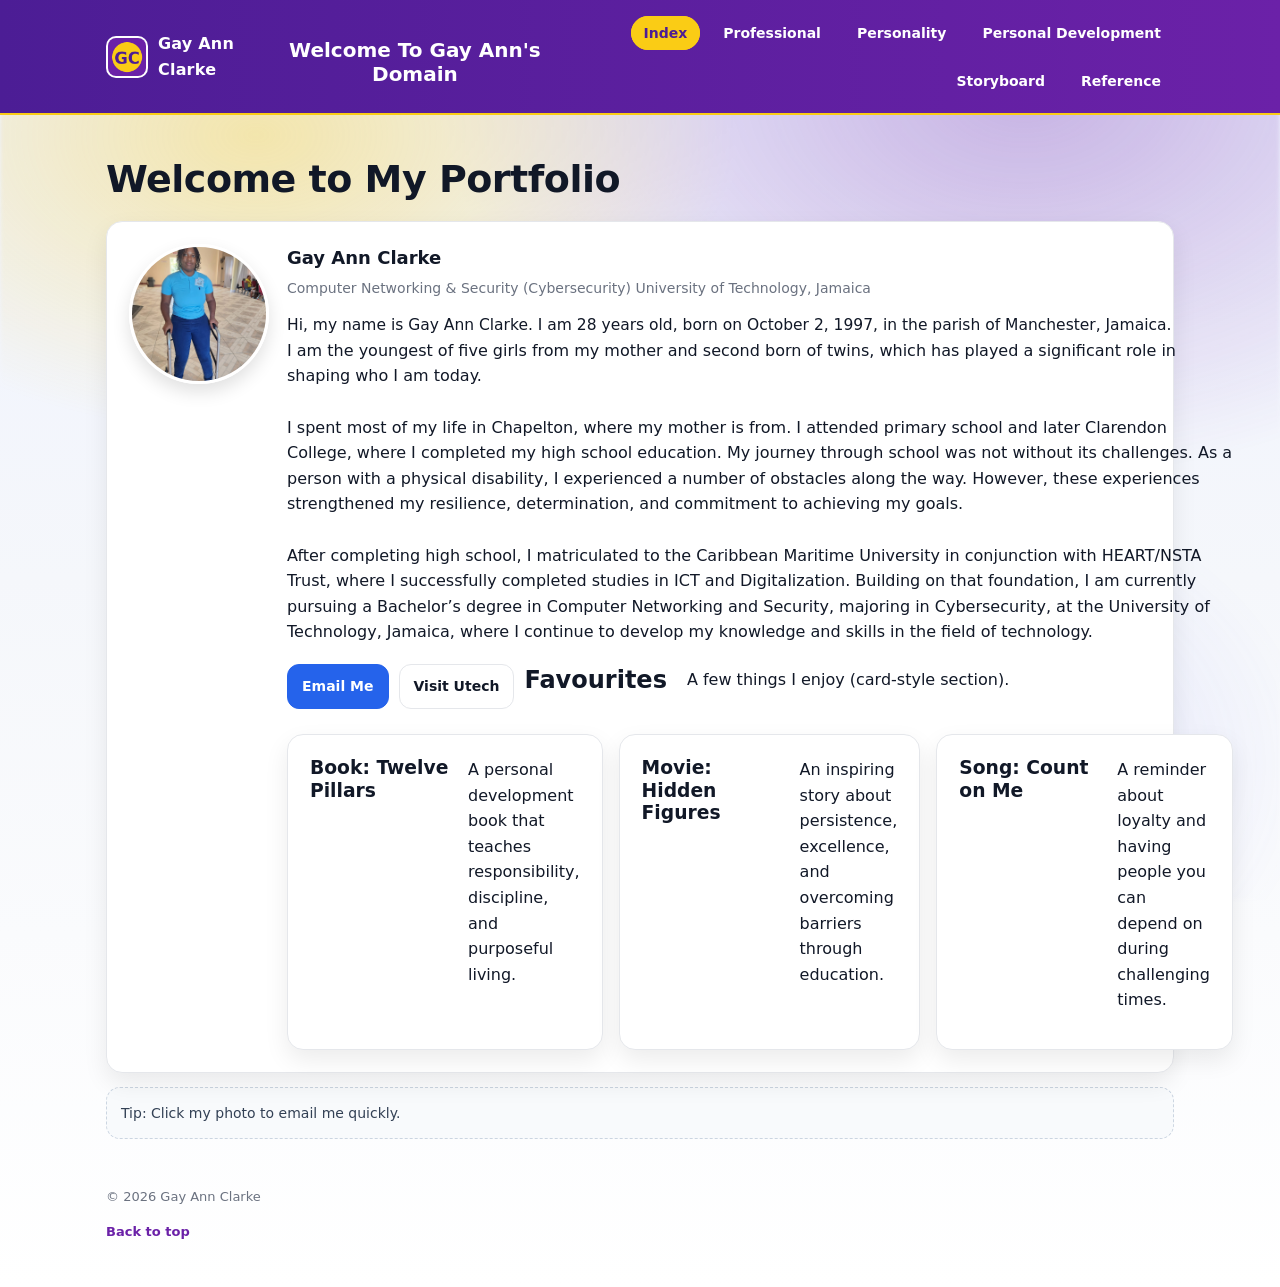
<file: index.html>
<!DOCTYPE html>
<html lang="en">
<head>
  <meta charset="UTF-8" />
  <meta name="viewport" content="width=device-width, initial-scale=1.0" />
  <title>Index | Gay Ann Clarke</title>

  <link rel="stylesheet" href="../style.css" />

  <!-- Page-specific modern styling -->
  <style>
    :root{
      --bg: #f5f7fb;
      --card: #ffffff;
      --text: #111827;
      --muted: #6b7280;
      --brand: #2563eb;
      --border: #e5e7eb;
      --shadow: 0 10px 25px rgba(0,0,0,.08);
      --radius: 16px;
    }

    *{ box-sizing: border-box; }
    body{
      margin: 0;
      font-family: system-ui, -apple-system, Segoe UI, Roboto, Arial, sans-serif;
      color: var(--text);
      background: linear-gradient(180deg, #eef2ff 0%, var(--bg) 45%, #ffffff 100%);
      line-height: 1.6;
    }

    header{
  position: sticky;
  top: 0;
  z-index: 10;
  background: linear-gradient(90deg, var(--purple-dark), var(--purple));
  border-bottom: 2px solid var(--yellow);
  backdrop-filter: none;
}

header h1,
header nav a{
  color: #fff !important;
}

header nav a.active{
  color: var(--purple-dark) !important;
}

    nav ul{
      list-style: none;
      display: flex;
      flex-wrap: wrap;
      gap: 10px;
      padding: 0;
      margin: 0;
      justify-content: flex-end;
    }

    nav a{
      text-decoration: none;
      color: var(--text);
      padding: 8px 12px;
      border-radius: 999px;
      border: 1px solid transparent;
      font-size: 14px;
    }

    nav a:hover{
      border-color: var(--border);
      background: #ffffff;
    }

    main{
      max-width: 1100px;
      margin: 0 auto;
      padding: 42px 16px 28px;
    }

    .hero-title{
      margin: 0 0 18px;
      font-size: clamp(26px, 3vw, 38px);
      font-weight: 800;
      letter-spacing: -0.5px;
    }

    .card{
      background: var(--card);
      border: 1px solid var(--border);
      border-radius: var(--radius);
      box-shadow: var(--shadow);
      padding: 22px;
      display: grid;
      grid-template-columns: 140px 1fr;
      gap: 18px;
      align-items: start;
    }

    .profile-img{
      width: 140px;
      height: 140px;
      border-radius: 999px;
      object-fit: cover;
      border: 3px solid #fff;
      box-shadow: 0 8px 18px rgba(0,0,0,.12);
      display: block;
    }

    .name-line{
      margin: 0;
      font-size: 18px;
      font-weight: 700;
    }

    .subline{
      margin: 4px 0 14px;
      color: var(--muted);
      font-size: 14px;
    }

    .about{
      margin: 0;
      color: #111827;
      font-size: 15.5px;
    }

    .actions{
      margin-top: 16px;
      display: flex;
      flex-wrap: wrap;
      gap: 10px;
      align-items: center;
    }

    .btn{
      display: inline-flex;
      align-items: center;
      justify-content: center;
      gap: 8px;
      padding: 10px 14px;
      border-radius: 12px;
      border: 1px solid var(--border);
      background: #fff;
      color: var(--text);
      text-decoration: none;
      font-size: 14px;
      font-weight: 600;
    }

    .btn-primary{
      background: var(--brand);
      color: #fff;
      border-color: var(--brand);
    }

    .btn:hover{
      transform: translateY(-1px);
      transition: transform .15s ease;
    }

    .note{
      margin-top: 14px;
      padding: 14px;
      border-radius: 14px;
      background: #f8fafc;
      border: 1px dashed #cbd5e1;
      color: #334155;
      font-size: 14px;
    }

    footer{
      max-width: 1100px;
      margin: 0 auto;
      padding: 20px 16px 30px;
      color: var(--muted);
      font-size: 13px;
    }

    /* Mobile */
    @media (max-width: 680px){
      .header-inner{
        flex-direction: column;
        align-items: flex-start;
      }
      nav ul{ justify-content: flex-start; }
      .card{
        grid-template-columns: 1fr;
        justify-items: center;
        text-align: left;
      }
      .profile-img{ width: 130px; height: 130px; }
      .content{ width: 100%; }
    }
  </style>
</head>

<body>
  <header>
    <div class="navbar">
      <a class="brand" href="index.html">
        <img src="logo.png" alt="Site logo">
        <span>Gay Ann Clarke</span>
      </a>
      <h1>Welcome To Gay Ann's Domain</h1>
      <nav>
        <ul>
          <li><a href="index.html" class="active">Index</a></li>
          <li><a href="Professional.html">Professional</a></li>
          <li><a href="Personality.html">Personality</a></li>
          <li><a href="Personal Development.html">Personal Development</a></li>
          <li><a href="storyboard.html">Storyboard</a></li>
          <li><a href="reference.html">Reference</a></li>
        </ul>
      </nav>
    </div>
  </header>

  <main>
    <h2 class="hero-title">Welcome to My Portfolio</h2>

    <section class="card" aria-label="About Gay Ann Clarke">
      <!-- Image + email link -->
      <a href="mailto:gayann_clarke@yahoo.com" title="Email Gay Ann">
        <img
          src="img1.jpeg"
          alt="Profile photo of Gay Ann Clarke"
          class="profile-img"
        />
      </a>

      <div class="content">
        <p class="name-line">Gay Ann Clarke</p>
        <p class="subline">Computer Networking & Security (Cybersecurity) University of Technology, Jamaica</p>

    <p class="about">
    Hi, my name is Gay Ann Clarke. I am 28 years old, born on October 2, 1997, in the parish of Manchester, Jamaica.</P>
   
   <P>I am the youngest of five girls from my mother and second born of twins, which has played a significant role in shaping who I am today.
          <br /><br />
  I spent most of my life in Chapelton, where my mother is from. I attended primary school and later Clarendon College, where I completed my high school education.
  My journey through school was not without its challenges. As a person with a physical disability, I experienced a number of obstacles along the way.
 However, these experiences strengthened my resilience, determination, and commitment to achieving my goals.
          <br /><br />
    After completing high school, I matriculated to the Caribbean Maritime University in conjunction with HEART/NSTA Trust,
    where I successfully completed studies in ICT and Digitalization. Building on that foundation, I am currently pursuing a Bachelor’s degree in Computer Networking and Security,
    majoring in Cybersecurity, at the University of Technology, Jamaica, where I continue to develop my knowledge and skills in the field of technology.
   </p>

        <div class="actions">
          <a class="btn btn-primary" href="mailto:gayann_clarke@yahoo.com"target="_blank">Email Me</a>
          <a class="btn" href="https://www.utech.edu.jm/" target="_blank" rel="noopener noreferrer">Visit Utech</a>
    
	
	
	
           <h2 class="section-title">Favourites</h2> <br> </br>
     
			
			<p class="section-sub">A few things I enjoy (card-style section).</p>

      <div class="cards">
        <article class="card">
          <h3>Book: Twelve Pillars</h3>
          <p>A personal development book that teaches responsibility, discipline, and purposeful living.</p>
        </article>
        <article class="card">
          <h3>Movie: Hidden Figures</h3>
          <p>An inspiring story about persistence, excellence, and overcoming barriers through education.</p>
        </article>
        <article class="card">
          <h3>Song: Count on Me</h3>
          <p>A reminder about loyalty and having people you can depend on during challenging times.</p>
        </article>
      </div>
    </section>
        </div>

        <div class="note">
          Tip: Click my photo to email me quickly.
        </div>
      </div>
    </section>
  </main>

  <footer>
    <p>&copy; 2026 Gay Ann Clarke</p>
  
    <p><a href="#top">Back to top</a></p>
</footer>
</body>
</html>
</file>
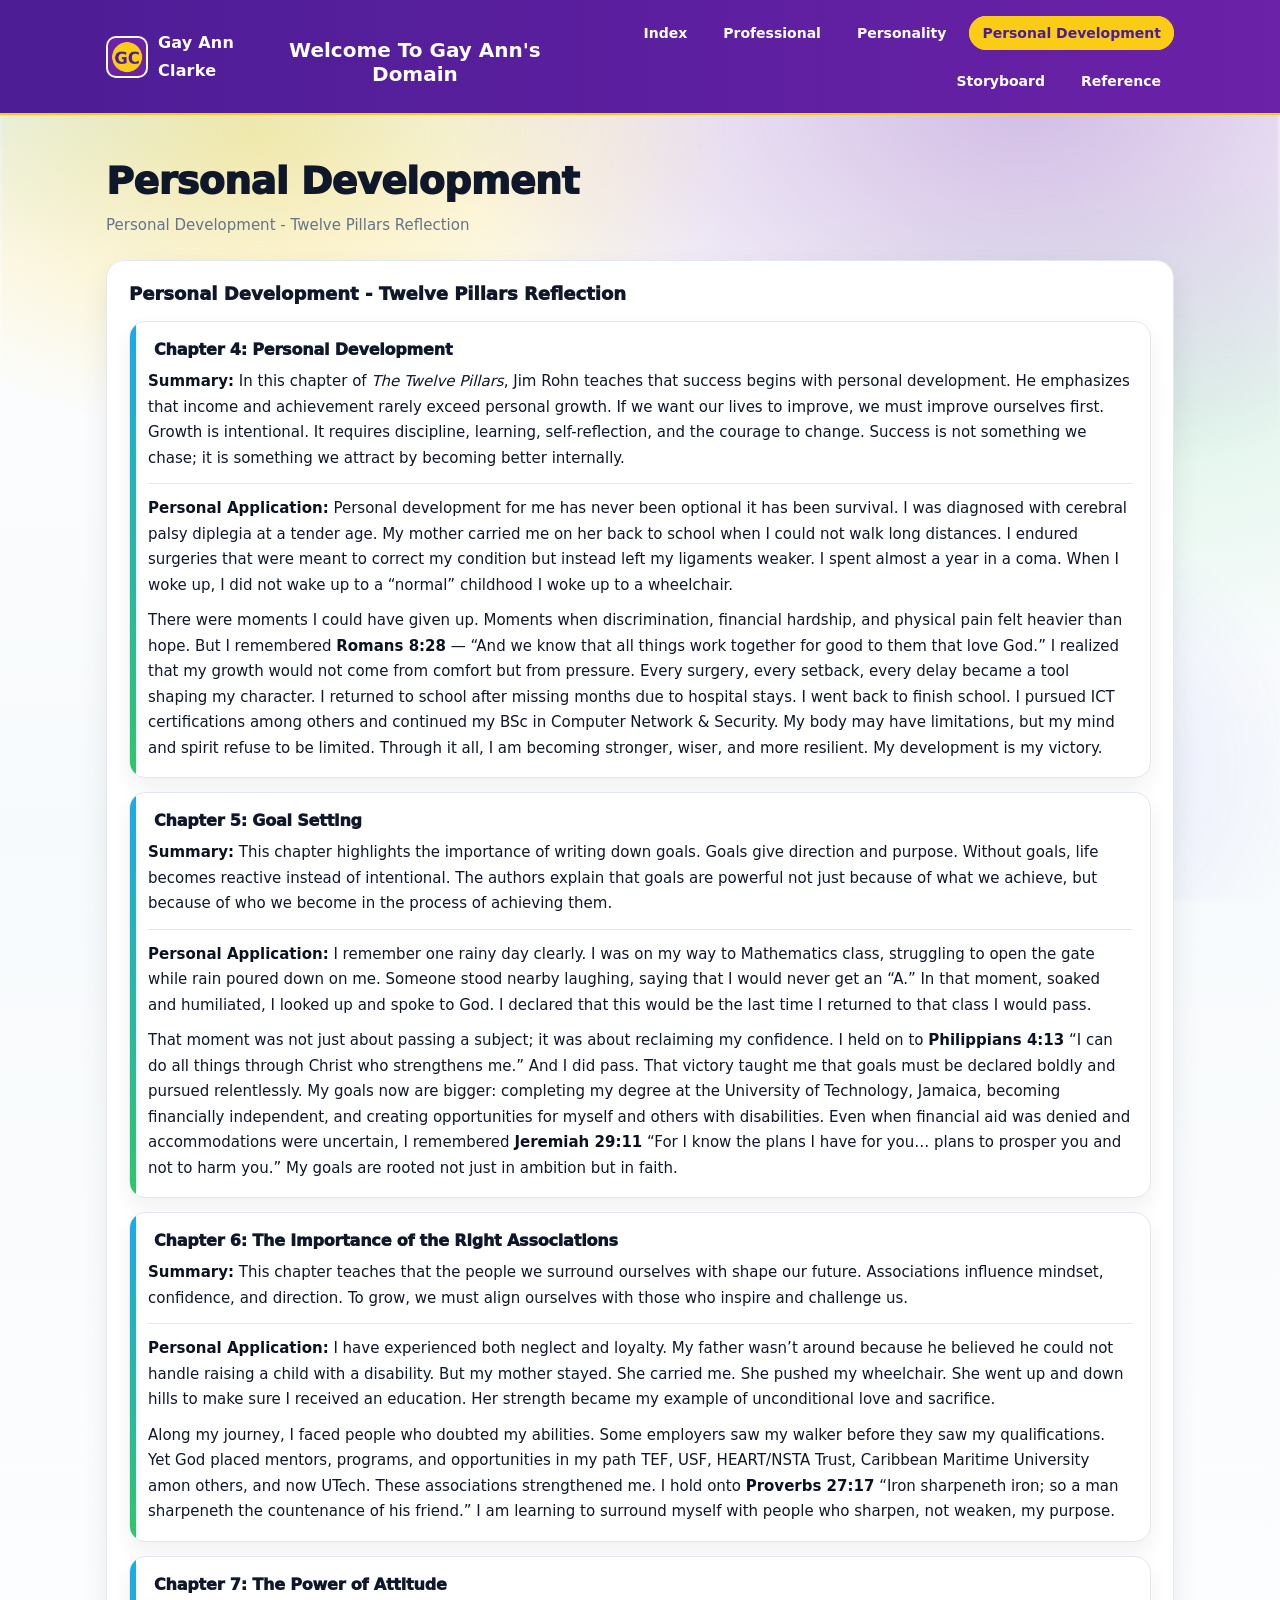
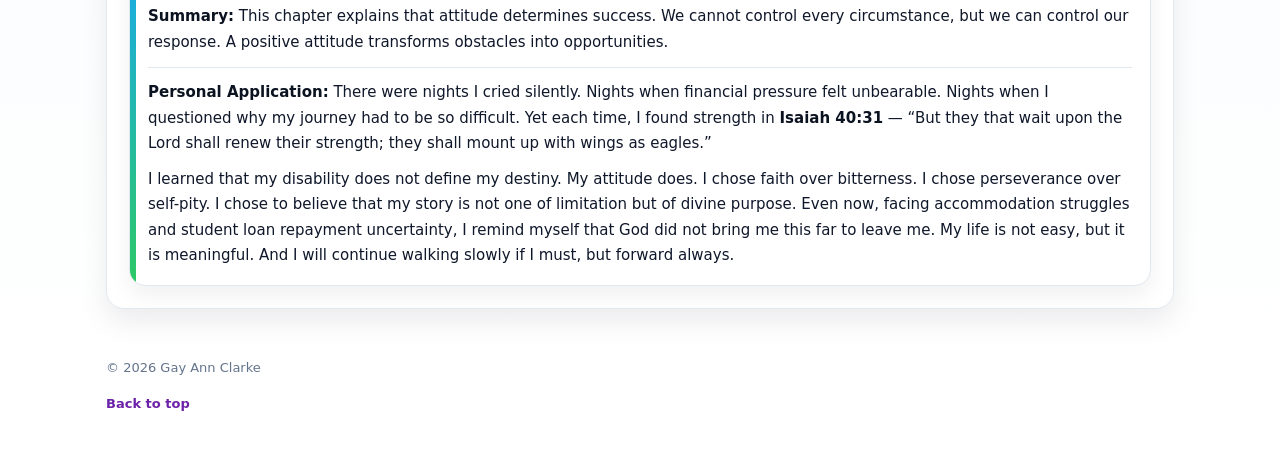
<file: Personal Development.html>
<!DOCTYPE html>
<html lang="en">
<head>
  <meta charset="UTF-8" />
  <meta name="viewport" content="width=device-width, initial-scale=1.0" />
  <title>Personal Development | Gay Ann Clarke</title>
  <link rel="stylesheet" href="../style.css" />

  <style>
    :root{
      --bg:#f7fafc;
      --card:#ffffff;
      --text:#0f172a;
      --muted:#64748b;
      --accent:#0ea5e9;       /* different accent than the other page */
      --accent2:#22c55e;      /* subtle secondary accent */
      --border:#e2e8f0;
      --shadow:0 12px 28px rgba(2,6,23,.08);
      --radius:18px;
    }

    *{ box-sizing:border-box; }
    body{
      margin:0;
      font-family:system-ui,-apple-system,Segoe UI,Roboto,Arial,sans-serif;
      color:var(--text);
      background:
        radial-gradient(900px 450px at 10% 0%, rgba(14,165,233,.18), transparent 60%),
        radial-gradient(900px 450px at 90% 20%, rgba(34,197,94,.12), transparent 55%),
        linear-gradient(180deg, #ffffff 0%, var(--bg) 40%, #ffffff 100%);
      line-height:1.7;
    }
	
header{
  position: sticky;
  top: 0;
  z-index: 10;
  background: linear-gradient(90deg, var(--purple-dark), var(--purple));
  border-bottom: 2px solid var(--yellow);
  backdrop-filter: none;
}

header h1,
header nav a{
  color: #fff !important;
}

header nav a.active{
  color: var(--purple-dark) !important;
}

    nav ul{
      list-style:none;
      display:flex;
      flex-wrap:wrap;
      gap:10px;
      padding:0;
      margin:0;
      justify-content:flex-end;
    }

    nav a{
      text-decoration:none;
      color:var(--text);
      padding:8px 12px;
      border-radius:999px;
      border:1px solid transparent;
      font-size:14px;
    }

    nav a:hover{
      background:#fff;
      border-color:var(--border);
    }

    nav a.active{
      background:rgba(14,165,233,.12);
      border-color:rgba(14,165,233,.25);
      color:#0369a1;
      font-weight:900;
    }

    main{
      max-width:1100px;
      margin:0 auto;
      padding:44px 16px 28px;
    }

    .page-title{
      margin:0 0 8px;
      font-size:clamp(26px, 3vw, 38px);
      font-weight:950;
      letter-spacing:-0.6px;
    }

    .page-subtitle{
      margin:0 0 22px;
      color:var(--muted);
      max-width:85ch;
      font-size:15px;
    }

    .panel{
      background: var(--card);
      border: 1px solid var(--border);
      border-radius: var(--radius);
      box-shadow: var(--shadow);
      padding: 22px;
    }

    .chapters{
      margin-top: 16px;
      display: grid;
      grid-template-columns: repeat(12, 1fr);
      gap: 14px;
    }

    .chapter{
      grid-column: span 12;
      background: #ffffff;
      border: 1px solid var(--border);
      border-radius: 16px;
      box-shadow: 0 10px 22px rgba(2,6,23,.06);
      padding: 18px 18px 16px;
      position: relative;
      overflow: hidden;
    }

    /* distinct chapter style: left accent bar */
    .chapter::before{
      content:"";
      position:absolute;
      left:0; top:0; bottom:0;
      width:6px;
      background: linear-gradient(180deg, var(--accent), var(--accent2));
      opacity:.95;
    }

    .chapter h3{
      margin:0 0 10px 0;
      padding-left: 6px;
      font-size:16px;
      font-weight:950;
      letter-spacing:-0.2px;
    }

    .chapter p{
      margin: 10px 0 0;
      font-size: 15px;
      color: var(--text);
    }

    .chapter p strong{
      color:#0b1220;
    }

    /* subtle separators inside each chapter */
    .chapter .divider{
      height:1px;
      background: var(--border);
      margin: 12px 0;
    }

    footer{
      max-width:1100px;
      margin:0 auto;
      padding:20px 16px 30px;
      color:var(--muted);
      font-size:13px;
    }

    @media (max-width: 900px){
      .header-inner{ flex-direction:column; align-items:flex-start; }
      nav ul{ justify-content:flex-start; }
      .panel{ padding:18px; }
    }
  </style>
</head>

<body>
  <a id="top"></a>
  <header>
    <div class="navbar">
      <a class="brand" href="index.html">
        <img src="logo.png" alt="Site logo">
        <span>Gay Ann Clarke</span>
      </a>
      <h1>Welcome To Gay Ann's Domain</h1>
      <nav>
        <ul>
          <li><a href="index.html">Index</a></li>
          <li><a href="Professional.html">Professional</a></li>
          <li><a href="Personality.html">Personality</a></li>
          <li><a class="active" href="Personal Development.html">Personal Development</a></li>
          <li><a href="storyboard.html">Storyboard</a></li>
          <li><a href="reference.html">Reference</a></li>
        </ul>
      </nav>
    </div>
  </header>

  <main>
    <h2 class="page-title">Personal Development</h2>
    <p class="page-subtitle">
      Personal Development - Twelve Pillars Reflection
    </p>

    <section id="development" class="panel">
      <h2 style="margin:0; font-size:18px; font-weight:950;">
        Personal Development - Twelve Pillars Reflection
      </h2>

      <div class="chapters">

        <div class="chapter">
          <h3>Chapter 4: Personal Development</h3>
          <p><strong>Summary:</strong> In this chapter of <em>The Twelve Pillars</em>, Jim Rohn teaches that success begins with personal development. He emphasizes that income and achievement rarely exceed personal growth. If we want our lives to improve, we must improve ourselves first. Growth is intentional. It requires discipline, learning, self-reflection, and the courage to change. Success is not something we chase; it is something we attract by becoming better internally.</p>

          <div class="divider"></div>

          <p><strong>Personal Application:</strong> Personal development for me has never been optional it has been survival. I was diagnosed with cerebral palsy diplegia at a tender age. My mother carried me on her back to school when I could not walk long distances. I endured surgeries that were meant to correct my condition but instead left my ligaments weaker. I spent almost a year in a coma. When I woke up, I did not wake up to a “normal” childhood I woke up to a wheelchair.</p>

          <p>There were moments I could have given up. Moments when discrimination, financial hardship, and physical pain felt heavier than hope. But I remembered <strong>Romans 8:28</strong> — “And we know that all things work together for good to them that love God.” I realized that my growth would not come from comfort but from pressure. Every surgery, every setback, every delay became a tool shaping my character. I returned to school after missing months due to hospital stays. I went back to finish school. I pursued ICT certifications among others and continued my BSc in Computer Network & Security. My body may have limitations, but my mind and spirit refuse to be limited. Through it all, I am becoming stronger, wiser, and more resilient. My development is my victory.</p>
        </div>

        <div class="chapter">
          <h3>Chapter 5: Goal Setting</h3>
          <p><strong>Summary:</strong> This chapter highlights the importance of writing down goals. Goals give direction and purpose. Without goals, life becomes reactive instead of intentional. The authors explain that goals are powerful not just because of what we achieve, but because of who we become in the process of achieving them.</p>

          <div class="divider"></div>

          <p><strong>Personal Application:</strong> I remember one rainy day clearly. I was on my way to Mathematics class, struggling to open the gate while rain poured down on me. Someone stood nearby laughing, saying that I would never get an “A.” In that moment, soaked and humiliated, I looked up and spoke to God. I declared that this would be the last time I returned to that class I would pass.</p>

          <p>That moment was not just about passing a subject; it was about reclaiming my confidence. I held on to <strong>Philippians 4:13</strong>  “I can do all things through Christ who strengthens me.” And I did pass. That victory taught me that goals must be declared boldly and pursued relentlessly. My goals now are bigger: completing my degree at the University of Technology, Jamaica, becoming financially independent, and creating opportunities for myself and others with disabilities. Even when financial aid was denied and accommodations were uncertain, I remembered <strong>Jeremiah 29:11</strong> “For I know the plans I have for you… plans to prosper you and not to harm you.” My goals are rooted not just in ambition but in faith.</p>
        </div>

        <div class="chapter">
          <h3>Chapter 6: The Importance of the Right Associations</h3>
          <p><strong>Summary:</strong> This chapter teaches that the people we surround ourselves with shape our future. Associations influence mindset, confidence, and direction. To grow, we must align ourselves with those who inspire and challenge us.</p>

          <div class="divider"></div>

          <p><strong>Personal Application:</strong> I have experienced both neglect and loyalty. My father wasn’t around because he believed he could not handle raising a child with a disability. But my mother stayed. She carried me. She pushed my wheelchair. She went up and down hills to make sure I received an education. Her strength became my example of unconditional love and sacrifice.</p>

          <p>Along my journey, I faced people who doubted my abilities. Some employers saw my walker before they saw my qualifications. Yet God placed mentors, programs, and opportunities in my path TEF, USF, HEART/NSTA Trust, Caribbean Maritime University amon others, and now UTech. These associations strengthened me. I hold onto <strong>Proverbs 27:17</strong>  “Iron sharpeneth iron; so a man sharpeneth the countenance of his friend.” I am learning to surround myself with people who sharpen, not weaken, my purpose.</p>
        </div>

        <div class="chapter">
          <h3>Chapter 7: The Power of Attitude</h3>
          <p><strong>Summary:</strong> This chapter explains that attitude determines success. We cannot control every circumstance, but we can control our response. A positive attitude transforms obstacles into opportunities.</p>

          <div class="divider"></div>

          <p><strong>Personal Application:</strong> There were nights I cried silently. Nights when financial pressure felt unbearable. Nights when I questioned why my journey had to be so difficult. Yet each time, I found strength in <strong>Isaiah 40:31</strong> — “But they that wait upon the Lord shall renew their strength; they shall mount up with wings as eagles.”</p>

          <p>I learned that my disability does not define my destiny. My attitude does. I chose faith over bitterness. I chose perseverance over self-pity. I chose to believe that my story is not one of limitation but of divine purpose. Even now, facing accommodation struggles and student loan repayment uncertainty, I remind myself that God did not bring me this far to leave me. My life is not easy, but it is meaningful. And I will continue walking slowly if I must, but forward always.</p>
        </div>

      </div>
    </section>
  </main>

  <footer>
    <p>&copy; 2026 Gay Ann Clarke</p>
  
    <p><a href="#top">Back to top</a></p>
</footer>
</body>
</html>
</file>
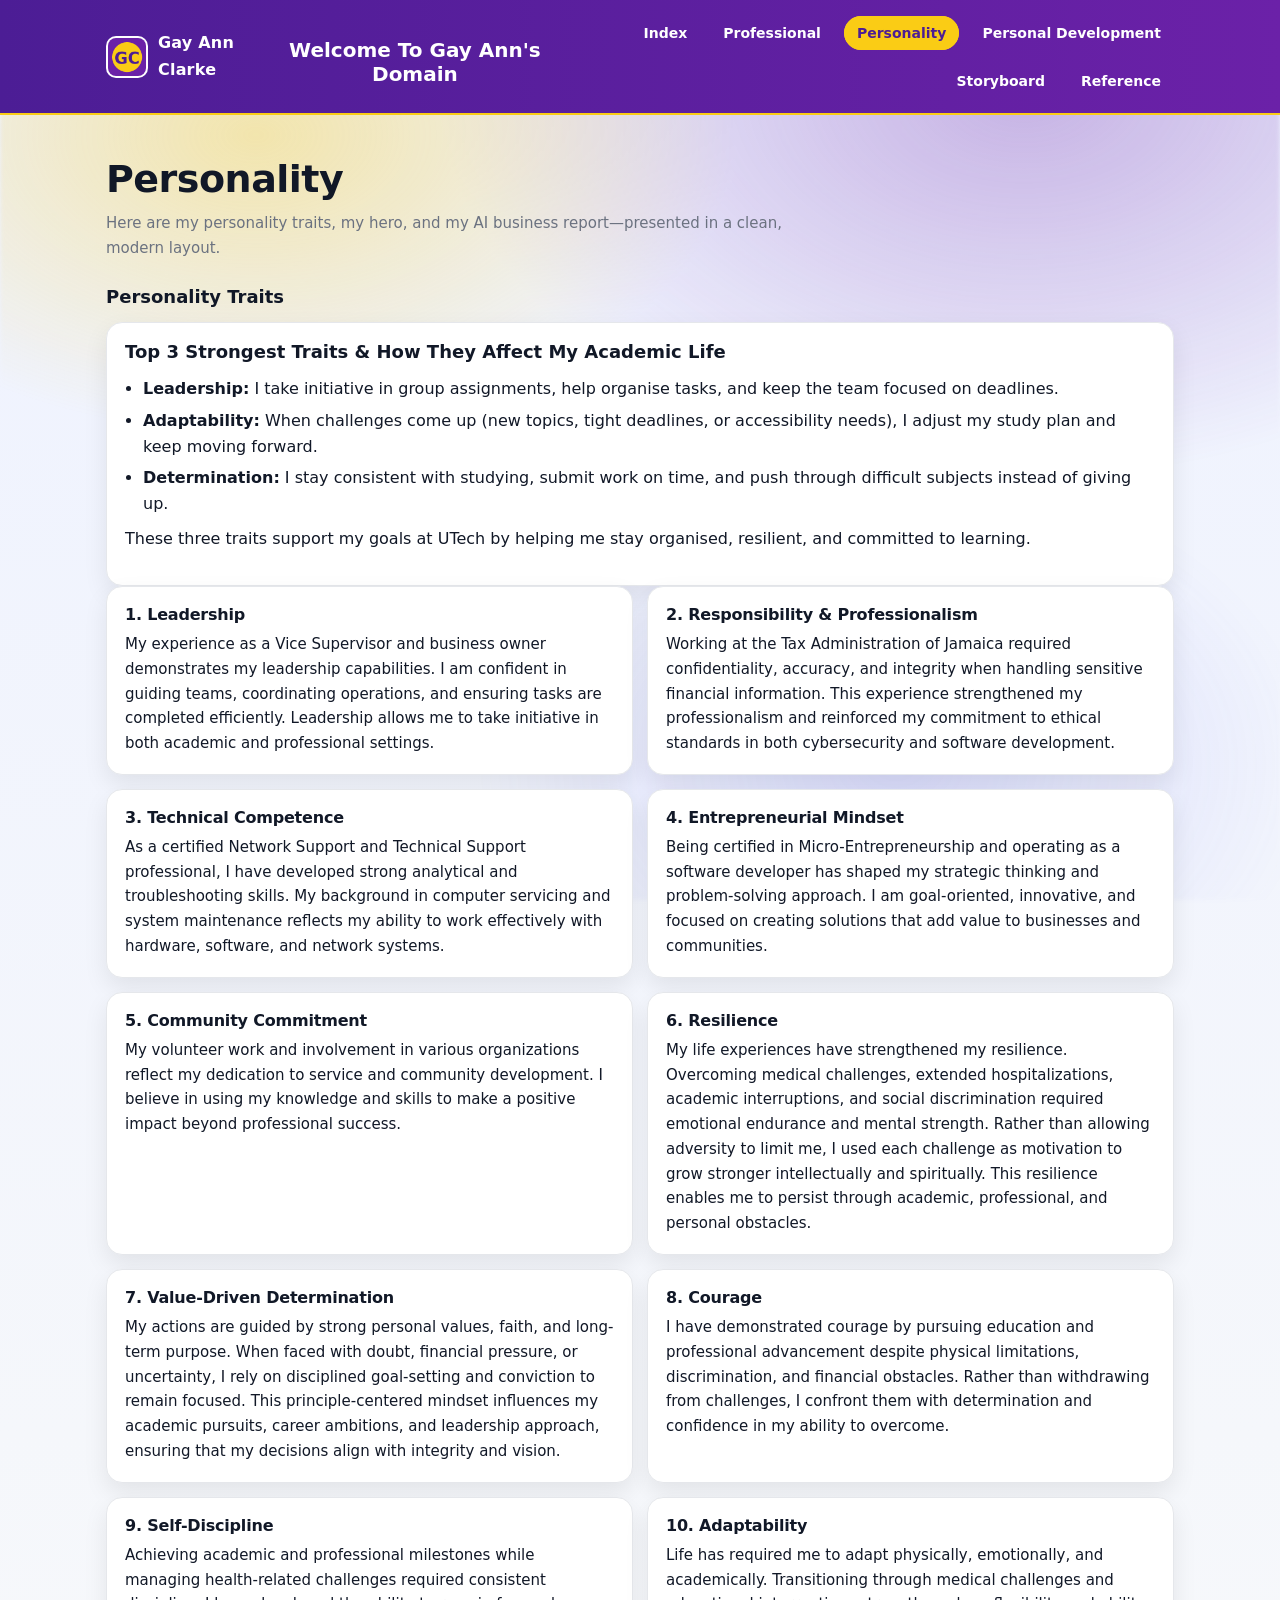
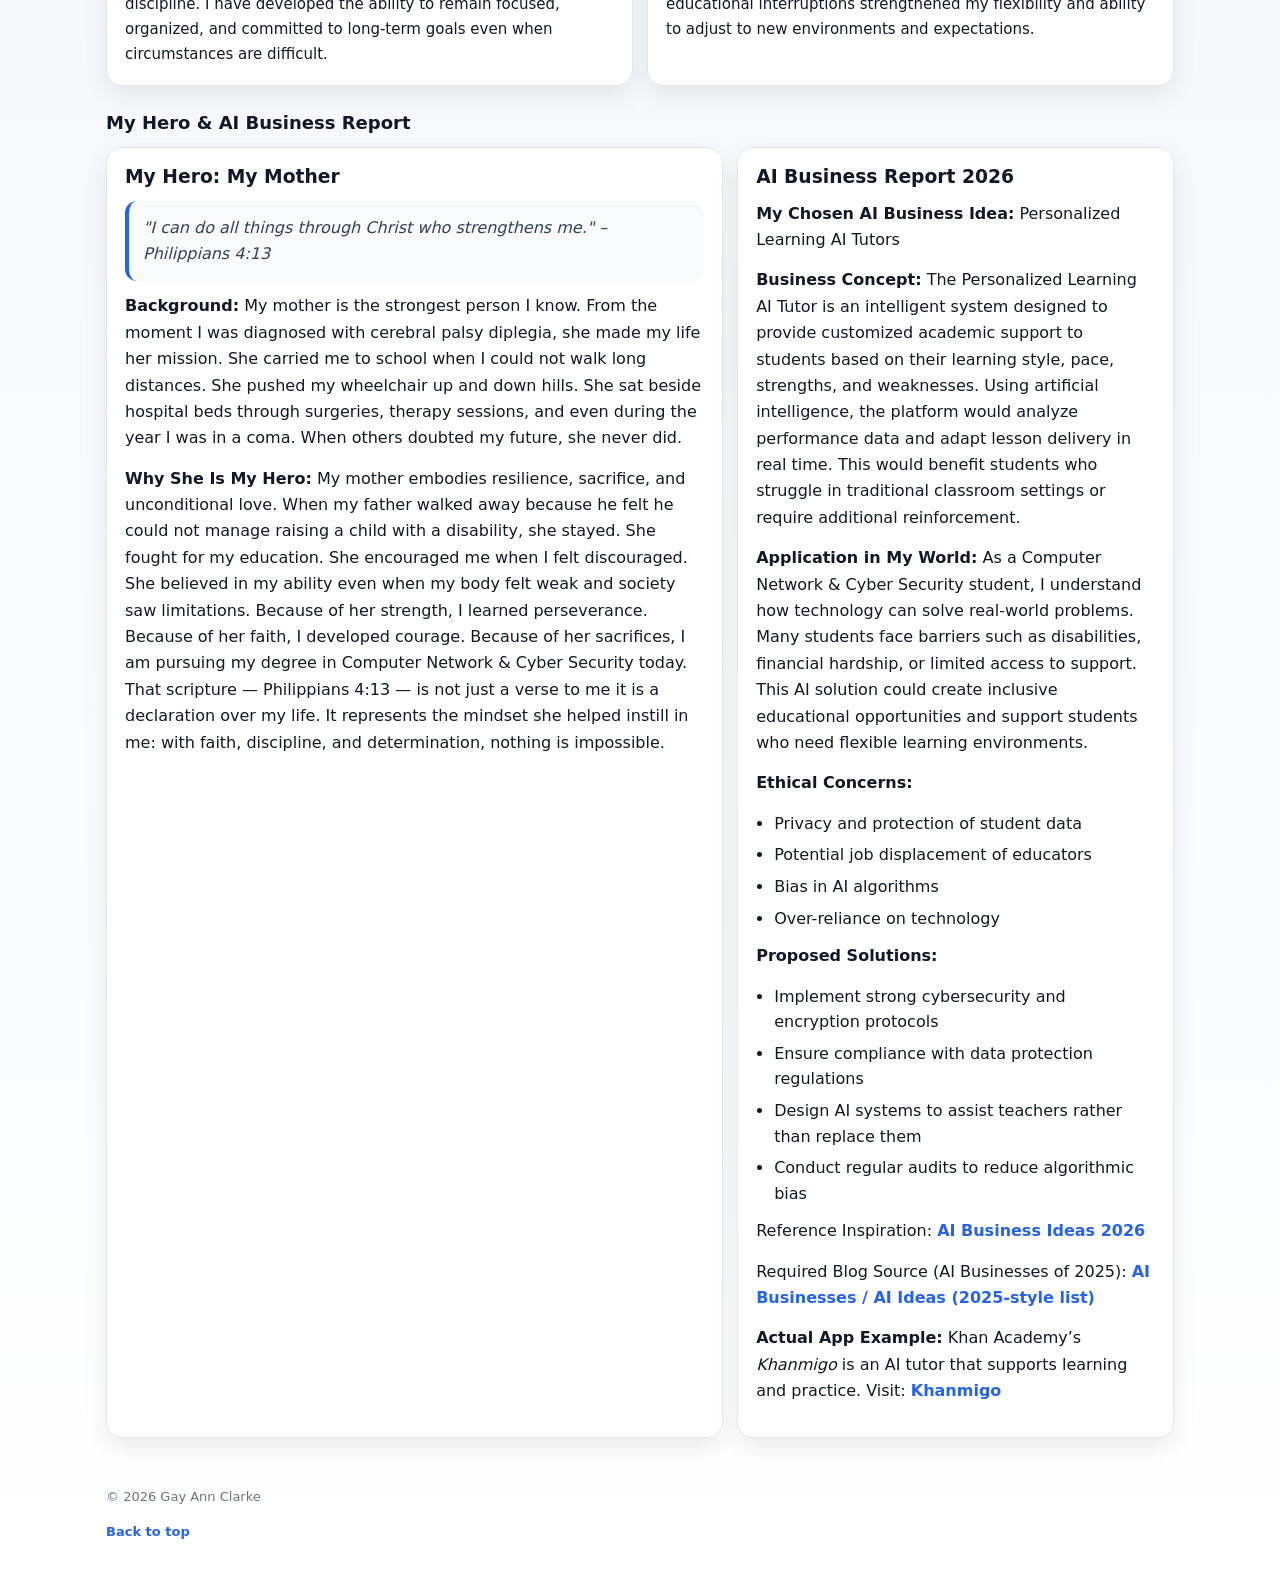
<file: Personality.html>
<!DOCTYPE html>
<html lang="en">
<head>
  <meta charset="UTF-8" />
  <meta name="viewport" content="width=device-width, initial-scale=1.0" />
  <title>Personality | Gay Ann Clarke</title>
  <link rel="stylesheet" href="../style.css" />

  <style>
    :root{
      --bg:#f5f7fb;
      --card:#ffffff;
      --text:#111827;
      --muted:#6b7280;
      --brand:#2563eb;
      --border:#e5e7eb;
      --shadow:0 10px 25px rgba(0,0,0,.08);
      --radius:16px;
    }
    *{box-sizing:border-box;}
    body{
      margin:0;
      font-family:system-ui,-apple-system,Segoe UI,Roboto,Arial,sans-serif;
      color:var(--text);
      background:linear-gradient(180deg,#eef2ff 0%,var(--bg) 45%,#ffffff 100%);
      line-height:1.65;
    }

header{
  position: sticky;
  top: 0;
  z-index: 10;
  background: linear-gradient(90deg, var(--purple-dark), var(--purple));
  border-bottom: 2px solid var(--yellow);
  backdrop-filter: none;
}

header h1,
header nav a{
  color: #fff !important;
}

header nav a.active{
  color: var(--purple-dark) !important;
}
    nav ul{
      list-style:none; display:flex; flex-wrap:wrap; gap:10px;
      margin:0; padding:0; justify-content:flex-end;
    }
    nav a{
      text-decoration:none; color:var(--text);
      padding:8px 12px; border-radius:999px;
      border:1px solid transparent; font-size:14px;
    }
    nav a:hover{border-color:var(--border); background:#fff;}
    nav a.active{
      background:rgba(37,99,235,.10);
      border-color:rgba(37,99,235,.25);
      color:var(--brand);
      font-weight:800;
    }

    main{
      max-width:1100px; margin:0 auto; padding:42px 16px 28px;
    }
    .page-title{
      margin:0 0 8px;
      font-size:clamp(26px,3vw,38px);
      font-weight:900;
      letter-spacing:-0.5px;
    }
    .page-subtitle{
      margin:0 0 22px;
      color:var(--muted);
      max-width:75ch;
      font-size:15px;
    }

    .section-title{
      margin:26px 0 14px;
      font-size:18px;
      font-weight:900;
    }

    .grid{
      display:grid;
      grid-template-columns:repeat(12,1fr);
      gap:14px;
    }
    .card{
      background:var(--card);
      border:1px solid var(--border);
      border-radius:var(--radius);
      box-shadow:var(--shadow);
      padding:18px;
    }

    /* Trait cards */
    .trait{ grid-column: span 6; }
    .trait h3{
      margin:0 0 8px;
      font-size:16px;
      font-weight:900;
      letter-spacing:-0.2px;
    }
    .trait p{ margin:0; font-size:15px; }

    /* Hero + AI report */
    .hero-section{ grid-column: span 7; }
    .ai-report{ grid-column: span 5; }

    blockquote{
      margin:12px 0;
      padding:14px;
      border-left:4px solid var(--brand);
      background:#f8fafc;
      border-radius:12px;
      color:#334155;
      font-style:italic;
    }

    ul{ margin:10px 0 0 18px; padding:0; }
    a{ color:var(--brand); font-weight:800; text-decoration:none; }
    a:hover{ text-decoration:underline; }

    footer{
      max-width:1100px; margin:0 auto;
      padding:20px 16px 30px;
      color:var(--muted);
      font-size:13px;
    }

    @media (max-width: 900px){
      .header-inner{ flex-direction:column; align-items:flex-start; }
      nav ul{ justify-content:flex-start; }
      .trait{ grid-column: span 12; }
      .hero-section, .ai-report{ grid-column: span 12; }
    }
  </style>
</head>

<body>
  <a id="top"></a>
  <header>
    <div class="navbar">
      <a class="brand" href="index.html">
        <img src="logo.png" alt="Site logo">
        <span>Gay Ann Clarke</span>
      </a>
      <h1>Welcome To Gay Ann's Domain</h1>
      <nav>
        <ul>
          <li><a href="index.html">Index</a></li>
          <li><a href="Professional.html">Professional</a></li>
          <li><a class="active" href="Personality.html">Personality</a></li>
          <li><a href="Personal Development.html">Personal Development</a></li>
          <li><a href="storyboard.html">Storyboard</a></li>
          <li><a href="reference.html">Reference</a></li>
        </ul>
      </nav>
    </div>
  </header>

  <main>
    <h2 class="page-title">Personality</h2>
    <p class="page-subtitle">
      Here are my personality traits, my hero, and my AI business report—presented in a clean, modern layout.
    </p>

    <!-- PERSONALITY TRAITS -->
    <h3 class="section-title">Personality Traits</h3>

    <section class="card" id="top3">
      <h3 class="section-title">Top 3 Strongest Traits &amp; How They Affect My Academic Life</h3>
      <ul>
        <li><strong>Leadership:</strong> I take initiative in group assignments, help organise tasks, and keep the team focused on deadlines.</li>
        <li><strong>Adaptability:</strong> When challenges come up (new topics, tight deadlines, or accessibility needs), I adjust my study plan and keep moving forward.</li>
        <li><strong>Determination:</strong> I stay consistent with studying, submit work on time, and push through difficult subjects instead of giving up.</li>
      </ul>
      <p class="section-sub" style="margin-top:10px;">
        These three traits support my goals at UTech by helping me stay organised, resilient, and committed to learning.
      </p>
    </section>



    <section class="grid" id="personality">
      <div class="card trait">
        <h3>1. Leadership</h3>
        <p>
          My experience as a Vice Supervisor and business owner demonstrates my
          leadership capabilities. I am confident in guiding teams, coordinating
          operations, and ensuring tasks are completed efficiently. Leadership
          allows me to take initiative in both academic and professional settings.
        </p>
      </div>

      <div class="card trait">
        <h3>2. Responsibility &amp; Professionalism</h3>
        <p>
          Working at the Tax Administration of Jamaica required confidentiality,
          accuracy, and integrity when handling sensitive financial information.
          This experience strengthened my professionalism and reinforced my commitment
          to ethical standards in both cybersecurity and software development.
        </p>
      </div>

      <div class="card trait">
        <h3>3. Technical Competence</h3>
        <p>
          As a certified Network Support and Technical Support professional, I have
          developed strong analytical and troubleshooting skills. My background in
          computer servicing and system maintenance reflects my ability to work
          effectively with hardware, software, and network systems.
        </p>
      </div>

      <div class="card trait">
        <h3>4. Entrepreneurial Mindset</h3>
        <p>
          Being certified in Micro-Entrepreneurship and operating as a software
          developer has shaped my strategic thinking and problem-solving approach.
          I am goal-oriented, innovative, and focused on creating solutions that
          add value to businesses and communities.
        </p>
      </div>

      <div class="card trait">
        <h3>5. Community Commitment</h3>
        <p>
          My volunteer work and involvement in various organizations reflect my
          dedication to service and community development. I believe in using my
          knowledge and skills to make a positive impact beyond professional success.
        </p>
      </div>

      <div class="card trait">
        <h3>6. Resilience</h3>
        <p>
          My life experiences have strengthened my resilience. Overcoming medical
          challenges, extended hospitalizations, academic interruptions, and social
          discrimination required emotional endurance and mental strength. Rather
          than allowing adversity to limit me, I used each challenge as motivation
          to grow stronger intellectually and spiritually. This resilience enables
          me to persist through academic, professional, and personal obstacles.
        </p>
      </div>

      <div class="card trait">
        <h3>7. Value-Driven Determination</h3>
        <p>
          My actions are guided by strong personal values, faith, and long-term
          purpose. When faced with doubt, financial pressure, or uncertainty, I
          rely on disciplined goal-setting and conviction to remain focused.
          This principle-centered mindset influences my academic pursuits, career
          ambitions, and leadership approach, ensuring that my decisions align
          with integrity and vision.
        </p>
      </div>

      <div class="card trait">
        <h3>8. Courage</h3>
        <p>
          I have demonstrated courage by pursuing education and professional
          advancement despite physical limitations, discrimination, and
          financial obstacles. Rather than withdrawing from challenges,
          I confront them with determination and confidence in my ability
          to overcome.
        </p>
      </div>

      <div class="card trait">
        <h3>9. Self-Discipline</h3>
        <p>
          Achieving academic and professional milestones while managing
          health-related challenges required consistent discipline. I have
          developed the ability to remain focused, organized, and committed
          to long-term goals even when circumstances are difficult.
        </p>
      </div>

      <div class="card trait">
        <h3>10. Adaptability</h3>
        <p>
          Life has required me to adapt physically, emotionally, and
          academically. Transitioning through medical challenges and
          educational interruptions strengthened my flexibility and
          ability to adjust to new environments and expectations.
        </p>
      </div>
    </section>

    <!-- HERO + AI REPORT -->
    <h3 class="section-title">My Hero &amp; AI Business Report</h3>

    <section class="grid" id="hero">
      <div class="card hero-section">
        <h3>My Hero: My Mother</h3>

        <blockquote>
          "I can do all things through Christ who strengthens me." – Philippians 4:13
        </blockquote>

        <p><strong>Background:</strong>
          My mother is the strongest person I know. From the moment I was diagnosed with cerebral palsy diplegia,
          she made my life her mission. She carried me to school when I could not walk long distances.
          She pushed my wheelchair up and down hills. She sat beside hospital beds through surgeries,
          therapy sessions, and even during the year I was in a coma. When others doubted my future,
          she never did.
        </p>

        <p style="margin-top:12px;"><strong>Why She Is My Hero:</strong>
          My mother embodies resilience, sacrifice, and unconditional love.
          When my father walked away because he felt he could not manage raising a child with a disability,
          she stayed. She fought for my education. She encouraged me when I felt discouraged.
          She believed in my ability even when my body felt weak and society saw limitations.

          Because of her strength, I learned perseverance. Because of her faith, I developed courage.
          Because of her sacrifices, I am pursuing my degree in Computer Network &amp; Cyber Security today.
          That scripture — Philippians 4:13 — is not just a verse to me it is a declaration over my life.
          It represents the mindset she helped instill in me: with faith, discipline, and determination,
          nothing is impossible.
        </p>
      </div>

      <div class="card ai-report">
        <h3>AI Business Report 2026</h3>

        <p><strong>My Chosen AI Business Idea:</strong> Personalized Learning AI Tutors</p>

        <p style="margin-top:10px;"><strong>Business Concept:</strong>
          The Personalized Learning AI Tutor is an intelligent system designed to provide
          customized academic support to students based on their learning style, pace, strengths,
          and weaknesses. Using artificial intelligence, the platform would analyze performance
          data and adapt lesson delivery in real time. This would benefit students who struggle
          in traditional classroom settings or require additional reinforcement.
        </p>

        <p style="margin-top:10px;"><strong>Application in My World:</strong>
          As a Computer Network &amp; Cyber Security student, I understand how technology can solve real-world problems.
          Many students face barriers such as disabilities, financial hardship, or limited access to support.
          This AI solution could create inclusive educational opportunities and support students
          who need flexible learning environments.
        </p>

        <p style="margin-top:10px;"><strong>Ethical Concerns:</strong></p>
        <ul>
          <li>Privacy and protection of student data</li>
          <li>Potential job displacement of educators</li>
          <li>Bias in AI algorithms</li>
          <li>Over-reliance on technology</li>
        </ul>

        <p style="margin-top:12px;"><strong>Proposed Solutions:</strong></p>
        <ul>
          <li>Implement strong cybersecurity and encryption protocols</li>
          <li>Ensure compliance with data protection regulations</li>
          <li>Design AI systems to assist teachers rather than replace them</li>
          <li>Conduct regular audits to reduce algorithmic bias</li>
        </ul>

        <p style="margin-top:12px;">
          Reference Inspiration:
          <a href="https://clickup.com/blog/ai-business-ideas/" target="_blank" rel="noopener noreferrer">
            AI Business Ideas 2026
          </a>
        </p>

        <p style="margin-top:12px;">
          Required Blog Source (AI Businesses of 2025):
          <a href="https://www.clickup.com/blog/ai-business-ideas/" target="_blank" rel="noopener noreferrer">
            AI Businesses / AI Ideas (2025-style list)
          </a>
        </p>

        <p style="margin-top:12px;">
          <strong>Actual App Example:</strong> Khan Academy’s <em>Khanmigo</em> is an AI tutor that supports learning and practice.
          Visit: <a href="https://www.khanmigo.ai/" target="_blank" rel="noopener noreferrer">Khanmigo</a>
        </p>

      </div>
    </section>
  </main>

  <footer>
    <p>&copy; 2026 Gay Ann Clarke</p>
  
    <p><a href="#top">Back to top</a></p>
</footer>
</body>
</html>
</file>
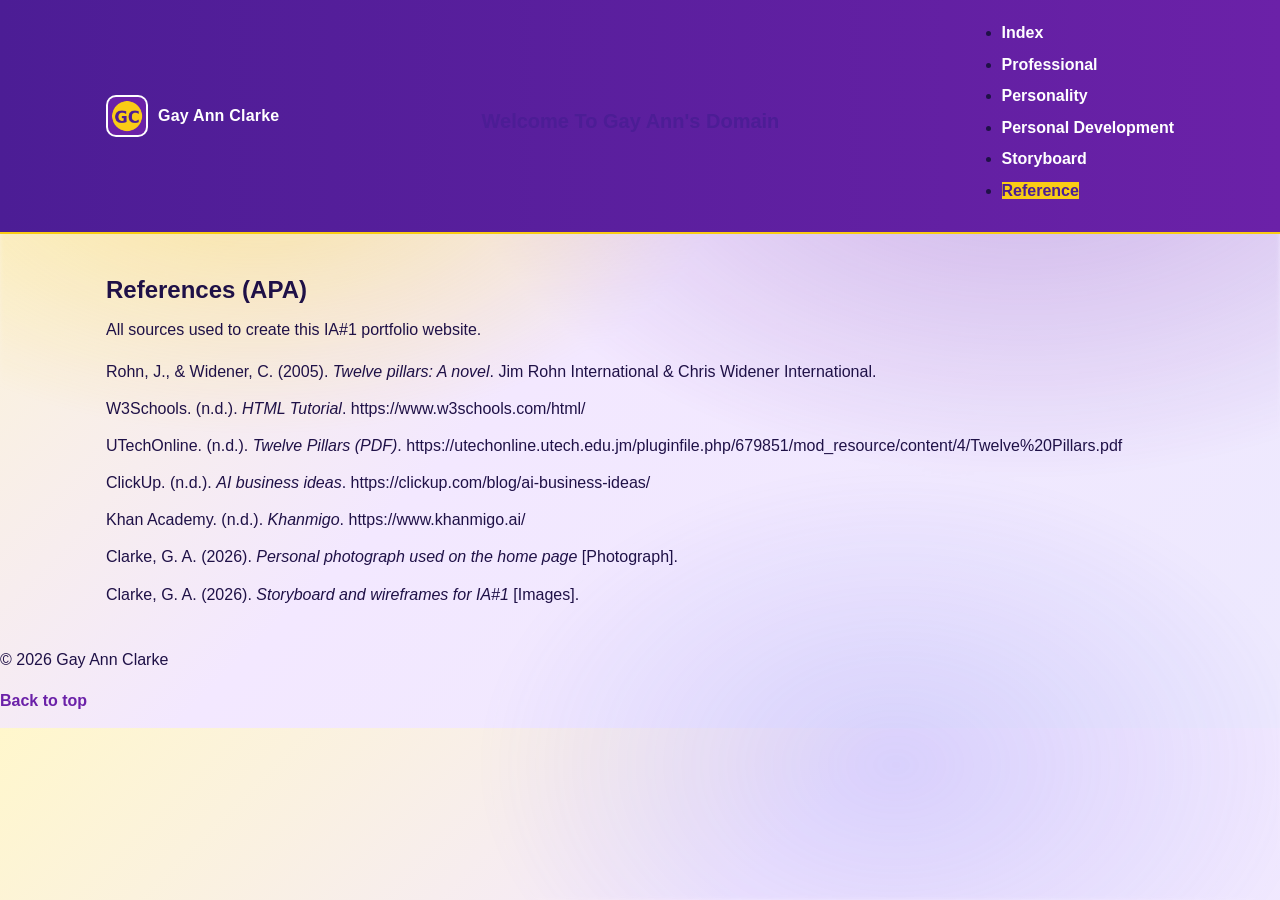
<file: reference.html>
<!DOCTYPE html>
<html>
<head>
    <meta charset="UTF-8">
    <meta name="viewport" content="width=device-width, initial-scale=1.0">
    <title>Reference | Gay Ann Clarke</title>
    <link rel="stylesheet" href="../style.css" /> 
</head>
<body>
  <a id="top"></a> 

    <header>
    <div class="navbar">
      <a class="brand" href="index.html">
        <img src="logo.png" alt="Site logo">
        <span>Gay Ann Clarke</span>
      </a>
      <h1>Welcome To Gay Ann's Domain</h1>
      <nav>
            <ul>
                <li><a href="index.html">Index</a></li>
                <li><a href="Professional.html">Professional</a></li>
                <li><a href="Personality.html">Personality</a></li>
                <li><a href="Personal Development.html">Personal Development</a></li>
                <li><a href="storyboard.html">Storyboard</a></li>
				<li><a href="reference.html" class="active">Reference</a></li>
            </ul>
        </nav>
    </div>

  </header>
	
  <main>
    <h2 class="section-title">References (APA)</h2>
    <p class="section-sub">All sources used to create this IA#1 portfolio website.</p>

    <section class="section-card" aria-label="APA reference list">
      <p class="apa-ref">
        Rohn, J., &amp; Widener, C. (2005). <em>Twelve pillars: A novel</em>. Jim Rohn International &amp; Chris Widener International.
      </p>

      <p class="apa-ref">
        W3Schools. (n.d.). <em>HTML Tutorial</em>. https://www.w3schools.com/html/
      </p>

      <p class="apa-ref">
        UTechOnline. (n.d.). <em>Twelve Pillars (PDF)</em>. https://utechonline.utech.edu.jm/pluginfile.php/679851/mod_resource/content/4/Twelve%20Pillars.pdf
      </p>

      <p class="apa-ref">
        ClickUp. (n.d.). <em>AI business ideas</em>. https://clickup.com/blog/ai-business-ideas/
      </p>

      <p class="apa-ref">
        Khan Academy. (n.d.). <em>Khanmigo</em>. https://www.khanmigo.ai/
      </p>

      <p class="apa-ref">
        Clarke, G. A. (2026). <em>Personal photograph used on the home page</em> [Photograph].
      </p>

      <p class="apa-ref">
        Clarke, G. A. (2026). <em>Storyboard and wireframes for IA#1</em> [Images].
      </p>
    </section>
  </main>

	<footer>
        <p>&copy; 2026 Gay Ann Clarke </p> 
    
    <p><a href="#top">Back to top</a></p>
</footer>
</body>
</html>
</file>
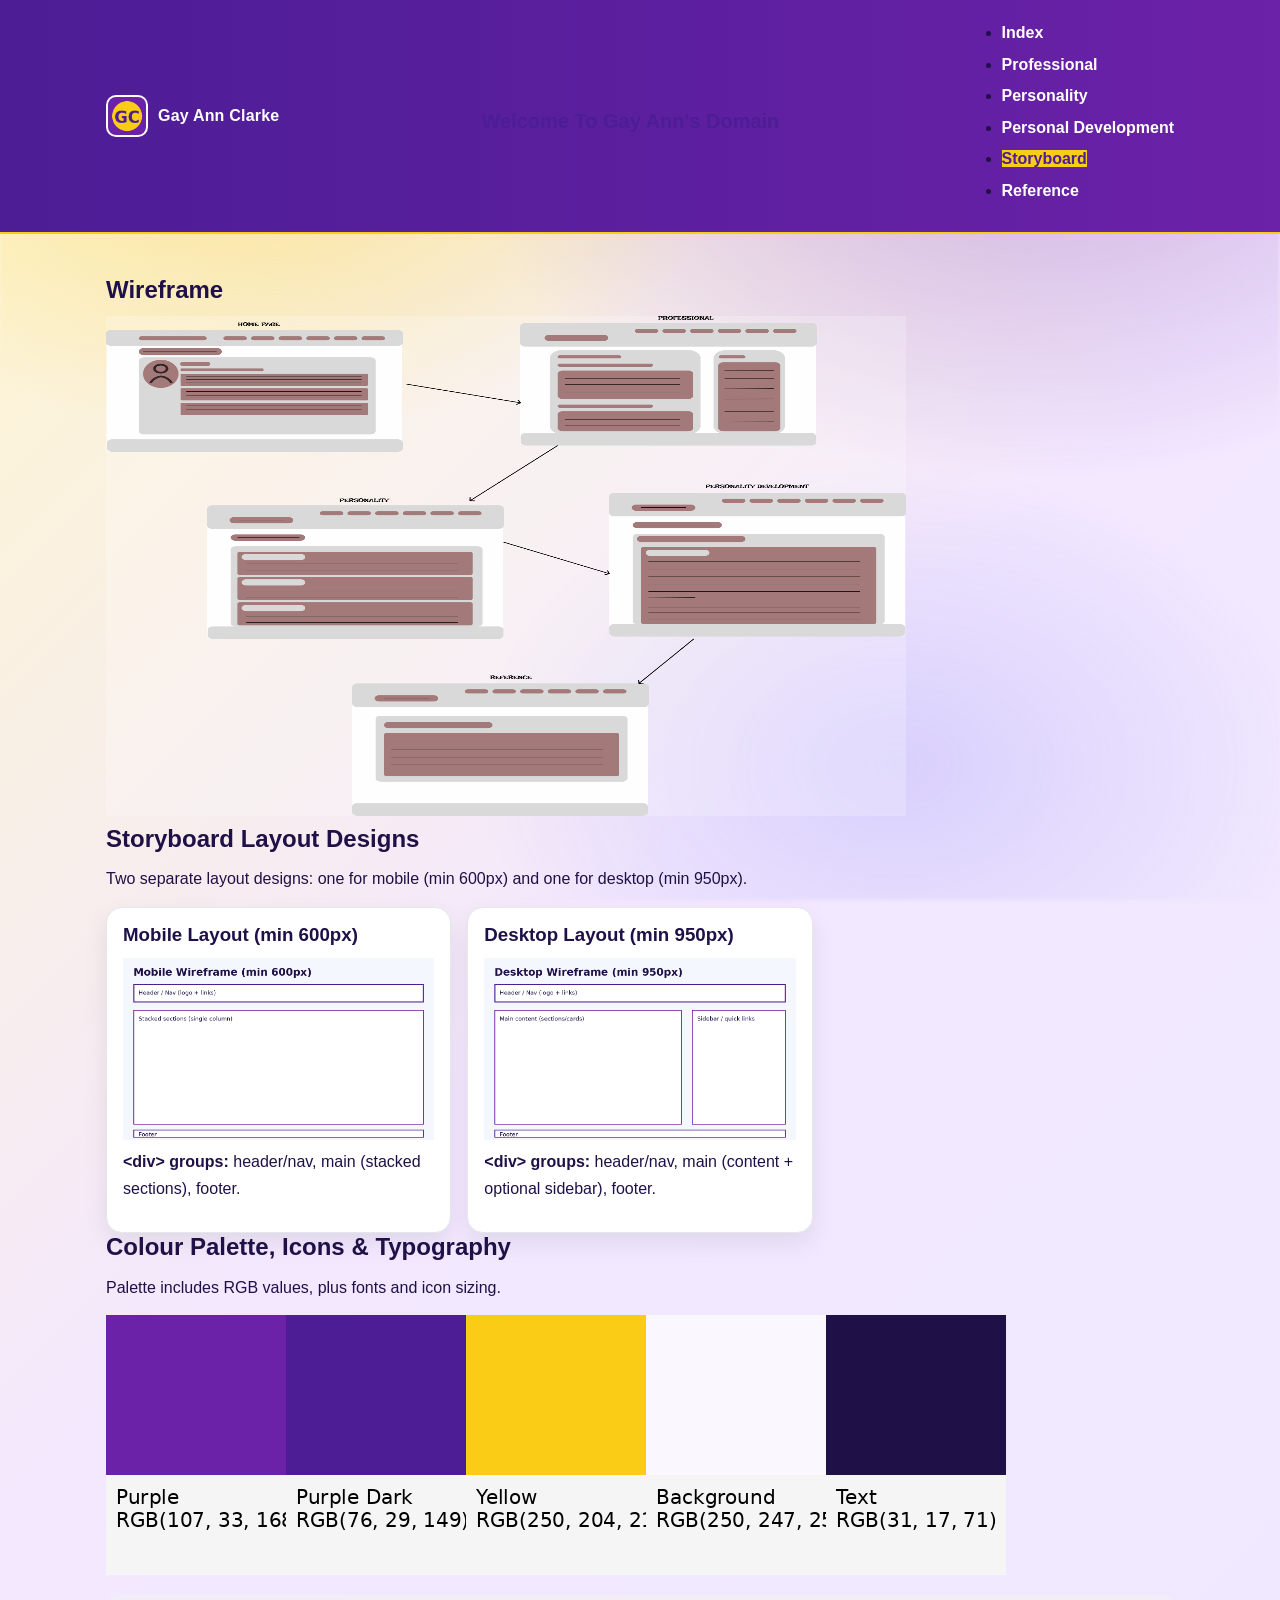
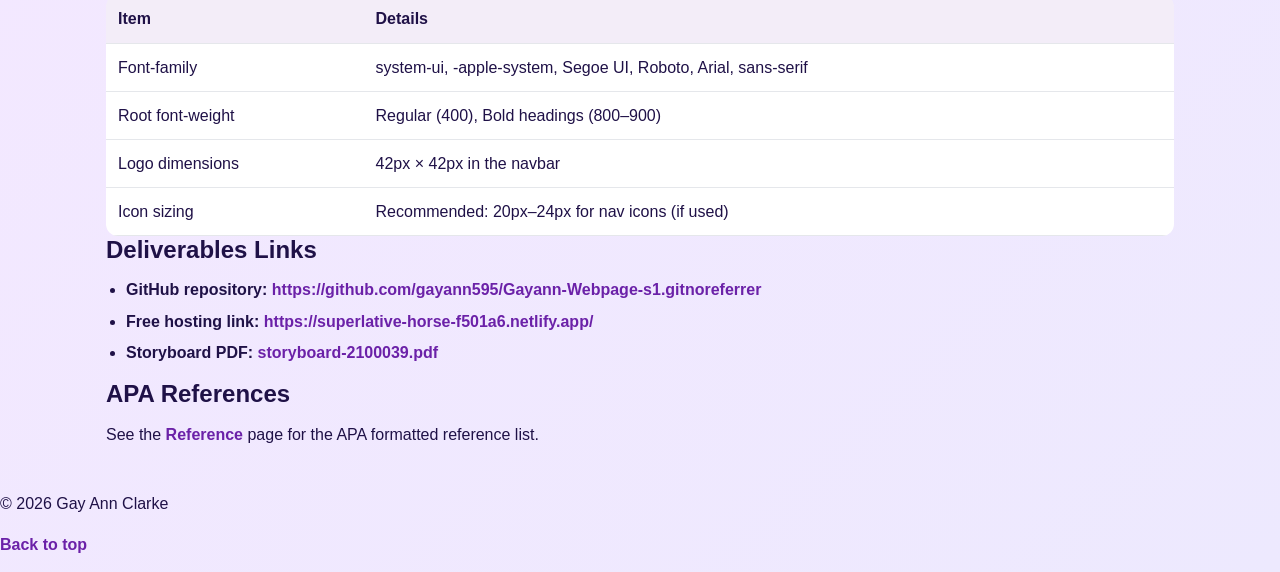
<file: storyboard.html>
<!DOCTYPE html>
<html>
<head>
    <meta charset="UTF-8">
    <meta name="viewport" content="width=device-width, initial-scale=1.0">
    <title>Storyboard</title>
   <link rel="stylesheet" href="../style.css" /> 
</head>
<body>
  <a id="top"></a> 

    <header>
    <div class="navbar">
      <a class="brand" href="index.html">
        <img src="logo.png" alt="Site logo">
        <span>Gay Ann Clarke</span>
      </a>
      <h1>Welcome To Gay Ann's Domain</h1>
      <nav>
            <ul>
                <li><a href="index.html">Index</a></li>
                <li><a href="Professional.html">Professional</a></li>
                <li><a href="Personality.html">Personality</a></li>
                <li><a href="Personal Development.html">Personal Development</a></li>
                <li><a href="storyboard.html" class="active">Storyboard</a></li>
				<li><a href="reference.html">Reference</a></li>
            </ul>
        </nav>
    </div>

  </header>
	<main>
	<h2>Wireframe</h2>
    <img src="storyboard.png" alt="storyboard" width="800" height="500">

    <section class="section-card" id="wireframes">
      <h2 class="section-title">Storyboard Layout Designs</h2>
      <p class="section-sub">Two separate layout designs: one for mobile (min 600px) and one for desktop (min 950px).</p>

      <div class="cards">
        <article class="card">
          <h3>Mobile Layout (min 600px)</h3>
          <img src="wireframe-mobile.png" alt="Mobile wireframe layout" style="width:100%;height:auto;">
          <p><strong>&lt;div&gt; groups:</strong> header/nav, main (stacked sections), footer.</p>
        </article>

        <article class="card">
          <h3>Desktop Layout (min 950px)</h3>
          <img src="wireframe-desktop.png" alt="Desktop wireframe layout" style="width:100%;height:auto;">
          <p><strong>&lt;div&gt; groups:</strong> header/nav, main (content + optional sidebar), footer.</p>
        </article>
      </div>
    </section>

    <section class="section-card" id="design-system">
      <h2 class="section-title">Colour Palette, Icons &amp; Typography</h2>
      <p class="section-sub">Palette includes RGB values, plus fonts and icon sizing.</p>
      <img src="palette.png" alt="Website colour palette with RGB values" style="max-width:100%;height:auto;">

      <div class="table-wrap">
        <table>
          <thead>
            <tr>
              <th>Item</th>
              <th>Details</th>
            </tr>
          </thead>
          <tbody>
            <tr>
              <td>Font-family</td>
              <td>system-ui, -apple-system, Segoe UI, Roboto, Arial, sans-serif</td>
            </tr>
            <tr>
              <td>Root font-weight</td>
              <td>Regular (400), Bold headings (800–900)</td>
            </tr>
            <tr>
              <td>Logo dimensions</td>
              <td>42px × 42px in the navbar</td>
            </tr>
            <tr>
              <td>Icon sizing</td>
              <td>Recommended: 20px–24px for nav icons (if used)</td>
            </tr>
          </tbody>
        </table>
      </div>
    </section>

    <section class="section-card" id="submission-links">
      <h2 class="section-title">Deliverables Links</h2>
      <ul>
        <li><strong>GitHub repository:</strong> <a href="https://github.com/gayann595/Gayann-Webpage-s1.gitnoreferrer" target="_blank" rel="noopener noreferrer">https://github.com/gayann595/Gayann-Webpage-s1.gitnoreferrer</a></li>
        <li><strong>Free hosting link:</strong> <a href="https://superlative-horse-f501a6.netlify.app/" target="_blank" rel="noopener noreferrer">https://superlative-horse-f501a6.netlify.app/</a></li>
        <li><strong>Storyboard PDF:</strong> <a href="storyboard-2100039.pdf" target="_blank" rel="noopener noreferrer">storyboard-2100039.pdf</a></li>
      </ul>
    </section>

    <section class="section-card" id="apa">
      <h2 class="section-title">APA References</h2>
      <p>See the <a href="reference.html">Reference</a> page for the APA formatted reference list.</p>
    </section>

	</main>
	
	<footer>
        <p>&copy; 2026 Gay Ann Clarke</p> 
    
    <p><a href="#top">Back to top</a></p>
</footer>
</body>
</html>
</file>
<file: style.css>
/* =========================
   GLOBAL VARIABLES (THEME)
========================= */
:root{
  --bg: #faf7ff;

  --card: #ffffff;
  --text: #1f1147;
  --muted: #6b5ca5;

  /* THEME COLORS */
  --purple: #6b21a8;
  --purple-dark: #4c1d95;
  --yellow: #facc15;
  --yellow-soft: #fde68a;

  --border: #e5e7eb;
  --shadow: 0 10px 25px rgba(0,0,0,.08);
  --radius: 16px;
}

/* =========================
   BASE STYLES
========================= */
*{
  box-sizing: border-box;
}

body{
  margin: 0;
  padding: 0;

  font-family: Arial, sans-serif;
  color: var(--text);

  background: linear-gradient(135deg, #fff7cc 0%, #f3e8ff 45%, #ede9fe 100%);

  line-height: 1.7;
}

/* =========================
   BACKGROUND GLOW (SUBTLE)
========================= */
body::before{
  content:"";
  position: fixed;
  inset: 0;
  z-index: -1;
  background:
    radial-gradient(800px 500px at 20% 15%, rgba(250, 204, 21, .35), transparent 60%),
    radial-gradient(900px 600px at 80% 10%, rgba(107, 33, 168, .30), transparent 65%),
    radial-gradient(700px 500px at 70% 85%, rgba(99, 102, 241, .18), transparent 60%);
  filter: blur(2px);
  animation: bgDrift 14s ease-in-out infinite alternate;
}

@keyframes bgDrift{
  from{ transform: translate3d(-10px, -8px, 0) scale(1.02); }
  to  { transform: translate3d(10px, 8px, 0) scale(1.04); }
}


main{
  max-width: 1100px;
  margin: 0 auto;
  padding: 42px 16px 28px;
}

p{ margin: 0 0 14px; }

h1, h2, h3, h4{
  line-height: 1.2;
  margin: 0 0 12px;
}

ul{
  margin: 0 0 14px;
  padding-left: 20px;
}

li{
  line-height: 1.6;
  margin: 6px 0;
}

a{
  color: var(--purple);
  font-weight: bold;
  text-decoration: none;
}

a:hover{
  text-decoration: underline;
}

/* =========================
   HEADER + NAV
========================= */
header{
  position: sticky;
  top: 0;
  z-index: 10;

  background: rgba(255,255,255,.9);
  backdrop-filter: blur(10px);

  border-bottom: 2px solid var(--yellow);
}

header h1{
  margin: 0;
  padding: 18px 16px 8px;

  font-size: 20px;
  font-weight: 900;
  text-align: center;

  color: var(--purple-dark);
}
/* =========================
   NAV + LOGO
========================= */
header{
  position: sticky;
  top: 0;
  z-index: 10;
  background: linear-gradient(90deg, var(--purple-dark), var(--purple));
  border-bottom: 2px solid var(--yellow);
}

.navbar{
  max-width: 1100px;
  margin: 0 auto;
  padding: 14px 16px;
  display: flex;
  align-items: center;
  justify-content: space-between;
  gap: 16px;
}

.brand{
  display: flex;
  align-items: center;
  gap: 10px;
  text-decoration: none;
}

.brand img{
  width: 42px;
  height: 42px;
  border-radius: 10px;
  border: 2px solid rgba(255,255,255,.6);
  background: #fff;
}

.brand span{
  font-weight: 800;
  letter-spacing: .2px;
  color: #fff;
}

header nav a{
  color: #fff;
}

header nav a:hover,
header nav a:focus{
  background: rgba(255,255,255,.14);
  border-color: rgba(255,255,255,.22);
}

header nav a.active{
  background: var(--yellow);
  color: var(--purple-dark);
  border-color: var(--yellow);
}

/* =========================
   FAVOURITES CARDS
========================= */
.cards{
  display: grid;
  gap: 16px;
  grid-template-columns: 1fr;
  margin-top: 12px;
}

.card{
  background: var(--card);
  border: 1px solid var(--border);
  border-radius: var(--radius);
  box-shadow: var(--shadow);
  padding: 16px;
  transition: transform .2s ease, box-shadow .2s ease;
}

.card:hover{
  transform: translateY(-3px);
  box-shadow: 0 14px 32px rgba(0,0,0,.10);
}

.card h3{
  margin-top: 0;
}

.table-wrap{
  overflow-x: auto;
}

table{
  width: 100%;
  border-collapse: collapse;
  margin-top: 12px;
  background: var(--card);
  border-radius: 12px;
  overflow: hidden;
}

th, td{
  padding: 10px 12px;
  border-bottom: 1px solid var(--border);
  text-align: left;
}

th{
  background: rgba(107,33,168,.08);
}

/* =========================
   RESPONSIVE (RUBRIC MIN-WIDTH)
========================= */
@media (min-width:600px){
  .cards{
    grid-template-columns: repeat(2, 1fr);
  }
}

@media (min-width:950px){
  .cards{
    grid-template-columns: repeat(3, 1fr);
  }

  nav ul{
    gap: 12px;
  }
}

/* APA hanging indent */
.apa-ref{ padding-left: 32px; text-indent: -32px; margin: 10px 0; }



/* =========================
   GLOW + PAGE ANIMATIONS
========================= */
@keyframes glowPulse{
  0%,100%{ box-shadow: 0 0 0 rgba(250,204,21,0), 0 0 0 rgba(107,33,168,0); }
  50%{ box-shadow: 0 0 22px rgba(250,204,21,.28), 0 0 28px rgba(107,33,168,.22); }
}

@keyframes fadeUp{
  from{ opacity: 0; transform: translateY(10px); }
  to{ opacity: 1; transform: translateY(0); }
}

/* Gentle entrance on main content blocks */
main > section,
main > article,
main > .card,
.card,
.resume-section,
.storyboard-card{
  animation: fadeUp .7s ease both;
}

/* Glowing hover for interactive elements */
a:hover,
button:hover,
.card:hover,
section:hover{
  animation: glowPulse 1.4s ease-in-out infinite;
}
</file>
